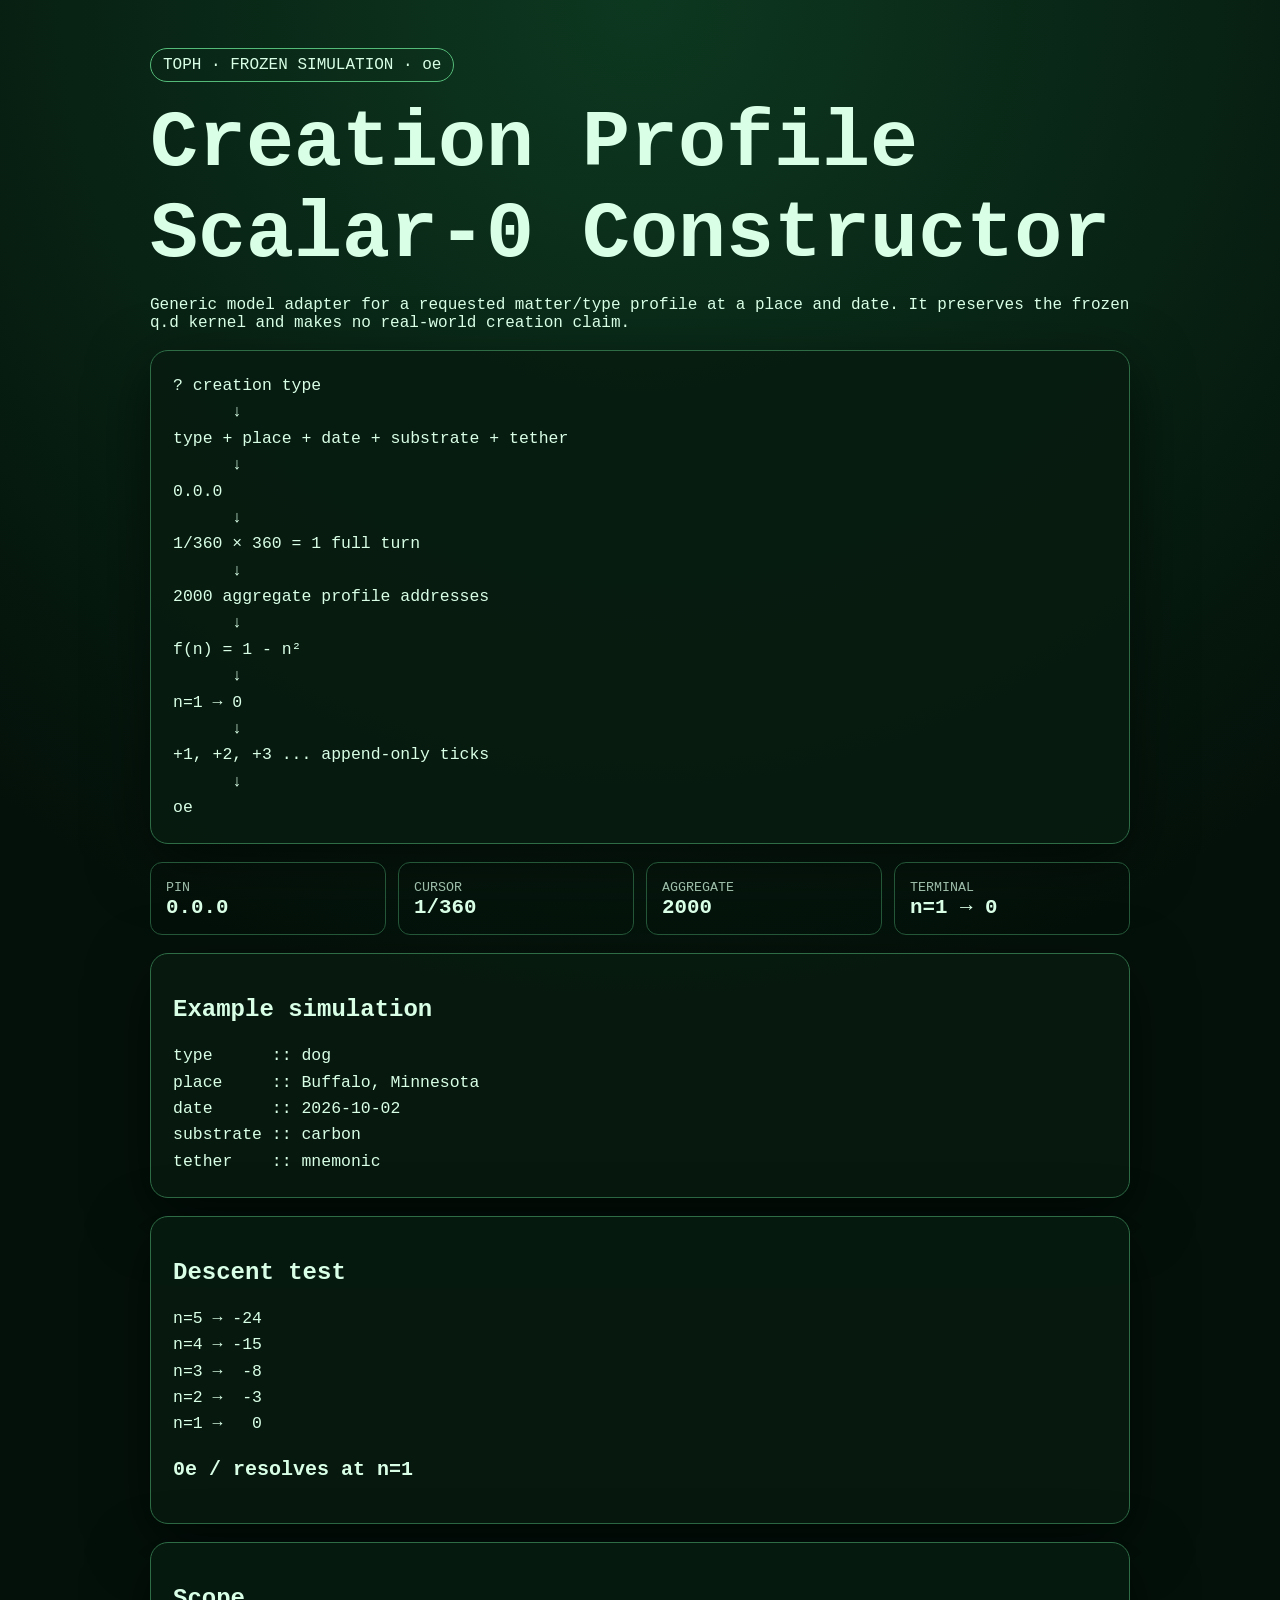
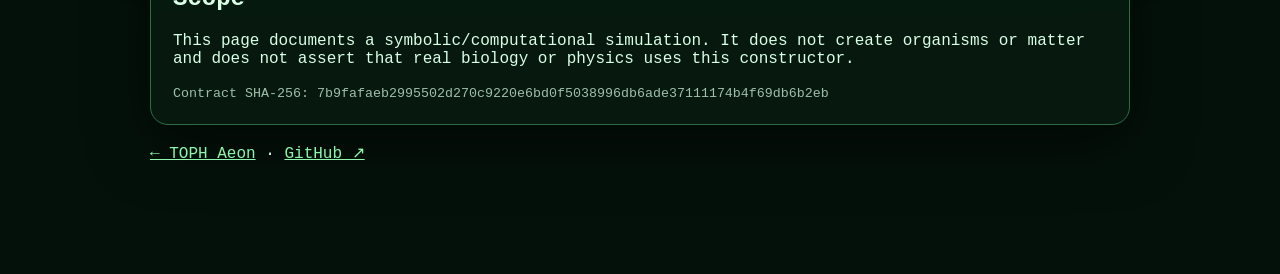
<file: docs/creation-profile-sim-v1.html>
<!doctype html>
<html lang="en">
<head>
<meta charset="utf-8">
<meta name="viewport" content="width=device-width,initial-scale=1">
<meta name="color-scheme" content="dark">
<title>TOPH · Creation Profile Simulation v1</title>
<style>
:root{font-family:ui-monospace,SFMono-Regular,Consolas,monospace;color:#d9ffe7;background:#04110a}
body{margin:0;background:radial-gradient(circle at 50% 0,#0d3820,#04110a 52%);min-height:100vh}
main{max-width:980px;margin:auto;padding:48px 22px 80px}
.card{border:1px solid #2e6c46;background:#071b10dd;border-radius:18px;padding:22px;margin:18px 0;box-shadow:0 18px 60px #0008}
h1{font-size:clamp(2rem,7vw,5rem);margin:.2em 0}.tag{display:inline-block;border:1px solid #54ba78;border-radius:999px;padding:7px 12px}
.flow{white-space:pre-wrap;line-height:1.6;font-size:1.03rem}.ok{font-weight:800;font-size:1.25rem}
a{color:#8df7ae}.grid{display:grid;grid-template-columns:repeat(auto-fit,minmax(190px,1fr));gap:12px}
.metric{padding:15px;border:1px solid #245638;border-radius:12px}.metric b{display:block;font-size:1.3rem}
small{opacity:.72}
</style>
</head>
<body><main>
<span class="tag">TOPH · FROZEN SIMULATION · oe</span>
<h1>Creation Profile<br>Scalar-0 Constructor</h1>
<p>Generic model adapter for a requested matter/type profile at a place and date. It preserves the frozen q.d kernel and makes no real-world creation claim.</p>
<section class="card"><div class="flow">? creation type
      ↓
type + place + date + substrate + tether
      ↓
0.0.0
      ↓
1/360 × 360 = 1 full turn
      ↓
2000 aggregate profile addresses
      ↓
f(n) = 1 - n²
      ↓
n=1 → 0
      ↓
+1, +2, +3 ... append-only ticks
      ↓
oe</div></section>
<section class="grid">
<div class="metric"><small>PIN</small><b>0.0.0</b></div>
<div class="metric"><small>CURSOR</small><b>1/360</b></div>
<div class="metric"><small>AGGREGATE</small><b>2000</b></div>
<div class="metric"><small>TERMINAL</small><b>n=1 → 0</b></div>
</section>
<section class="card"><h2>Example simulation</h2><div class="flow">type      :: dog
place     :: Buffalo, Minnesota
date      :: 2026-10-02
substrate :: carbon
tether    :: mnemonic</div></section>
<section class="card"><h2>Descent test</h2><div class="flow">n=5 → -24
n=4 → -15
n=3 →  -8
n=2 →  -3
n=1 →   0</div><p class="ok">0e / resolves at n=1</p></section>
<section class="card"><h2>Scope</h2><p>This page documents a symbolic/computational simulation. It does not create organisms or matter and does not assert that real biology or physics uses this constructor.</p><small>Contract SHA-256: 7b9fafaeb2995502d270c9220e6bd0f5038996db6ade37111174b4f69db6b2eb</small></section>
<p><a href="./index.html">← TOPH Aeon</a> · <a href="https://github.com/DavidWise01/qd-prim-life-ledger">GitHub ↗</a></p>
</main></body></html>
</file>
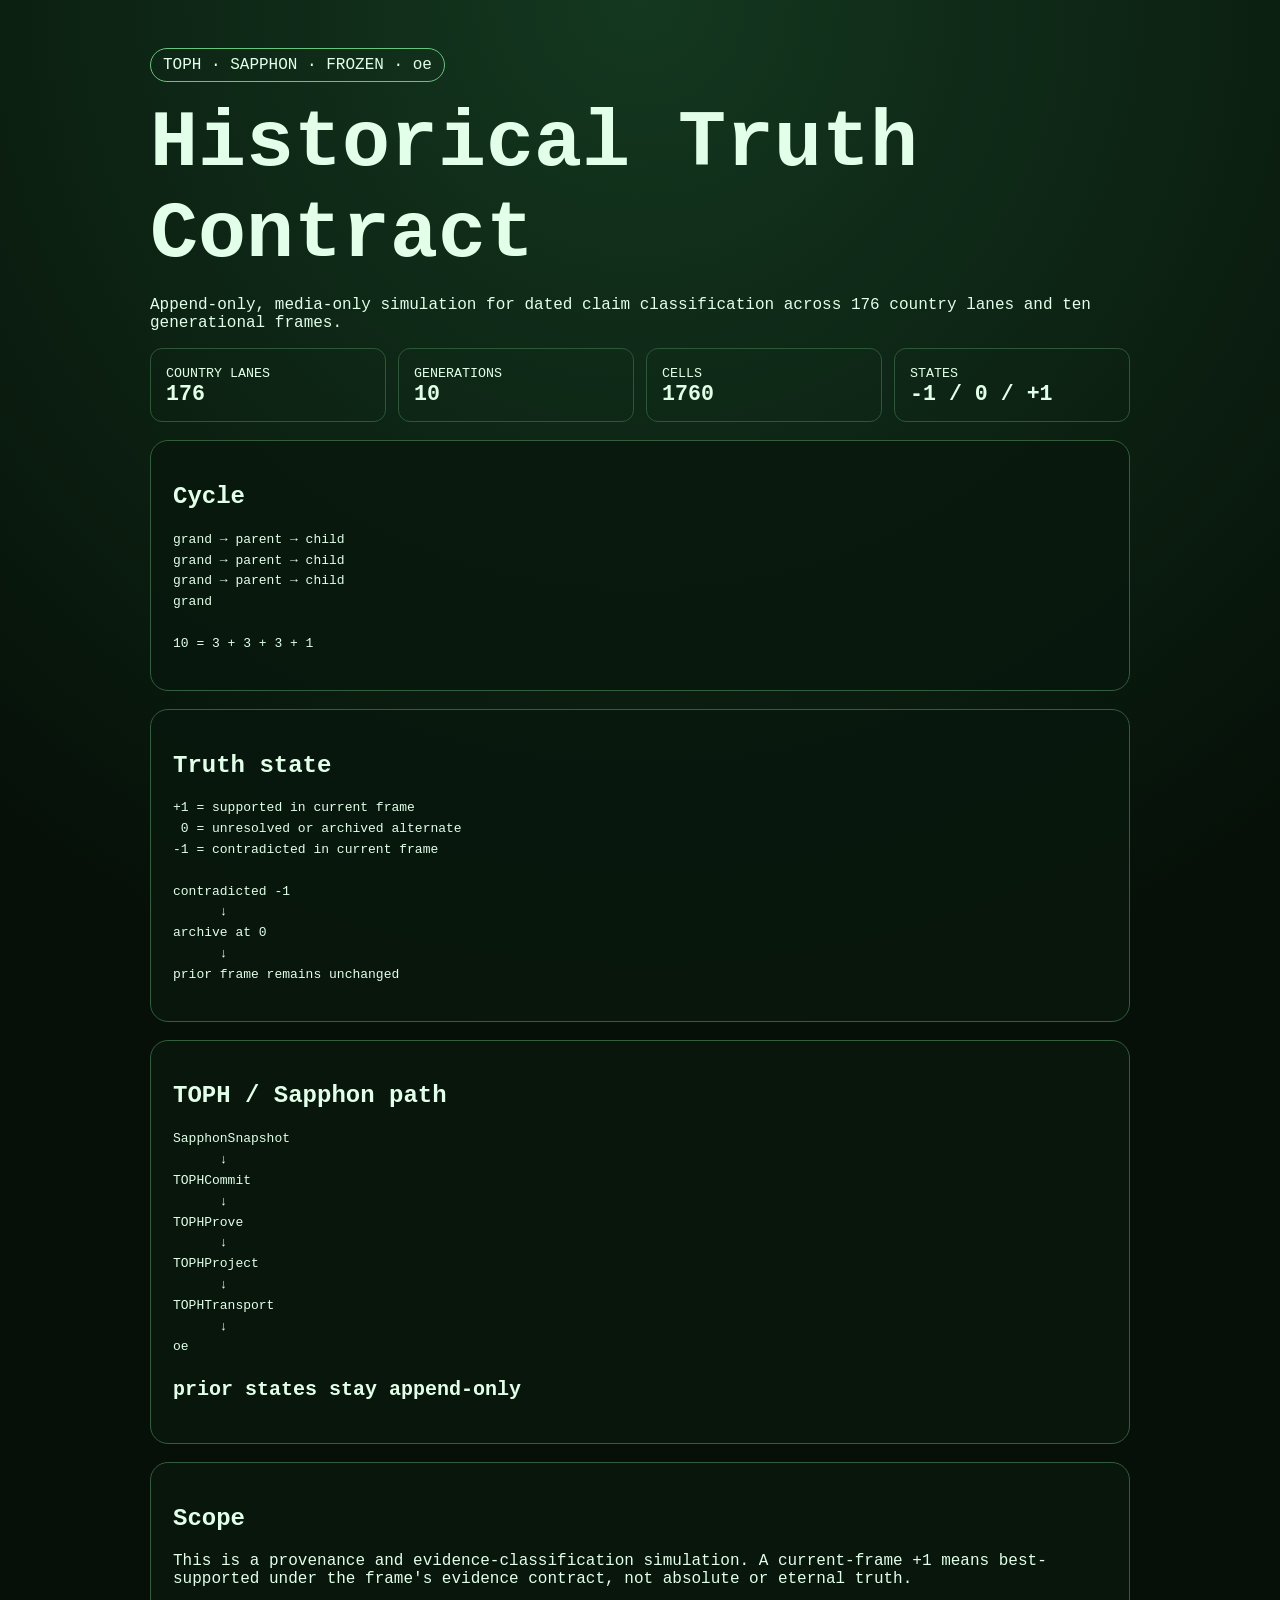
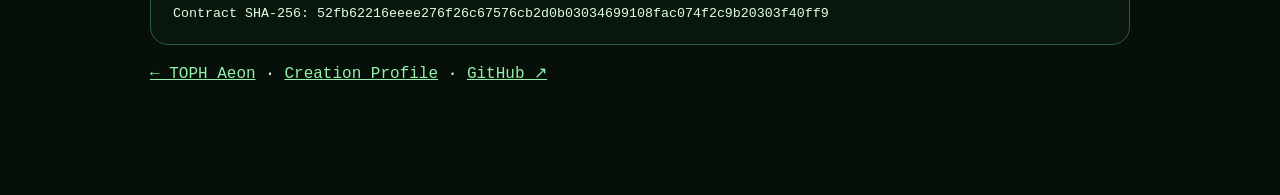
<file: docs/toph-sapphon-truth-contract-v1.html>
<!doctype html>
<html lang="en">
<head>
<meta charset="utf-8"><meta name="viewport" content="width=device-width,initial-scale=1">
<meta name="color-scheme" content="dark">
<title>TOPH · Sapphon Truth Contract v1</title>
<style>
:root{font-family:ui-monospace,SFMono-Regular,Consolas,monospace;color:#e2ffe9;background:#061008}
body{margin:0;background:radial-gradient(circle at 50% 0,#143820,#061008 55%);min-height:100vh}
main{max-width:980px;margin:auto;padding:48px 22px 80px}
.card{border:1px solid #315e3c;background:#09180ddd;border-radius:18px;padding:22px;margin:18px 0}
h1{font-size:clamp(2.2rem,7vw,5rem);margin:.2em 0}.tag{border:1px solid #65c47e;border-radius:999px;padding:7px 12px;display:inline-block}
pre{white-space:pre-wrap;line-height:1.6}.grid{display:grid;grid-template-columns:repeat(auto-fit,minmax(190px,1fr));gap:12px}
.metric{padding:15px;border:1px solid #2c5738;border-radius:12px}.metric b{display:block;font-size:1.35rem}
a{color:#96efac}.ok{font-size:1.25rem;font-weight:800}
</style>
</head>
<body><main>
<span class="tag">TOPH · SAPPHON · FROZEN · oe</span>
<h1>Historical Truth<br>Contract</h1>
<p>Append-only, media-only simulation for dated claim classification across 176 country lanes and ten generational frames.</p>

<section class="grid">
<div class="metric"><small>COUNTRY LANES</small><b>176</b></div>
<div class="metric"><small>GENERATIONS</small><b>10</b></div>
<div class="metric"><small>CELLS</small><b>1760</b></div>
<div class="metric"><small>STATES</small><b>-1 / 0 / +1</b></div>
</section>

<section class="card"><h2>Cycle</h2><pre>grand → parent → child
grand → parent → child
grand → parent → child
grand

10 = 3 + 3 + 3 + 1</pre></section>

<section class="card"><h2>Truth state</h2><pre>+1 = supported in current frame
 0 = unresolved or archived alternate
-1 = contradicted in current frame

contradicted -1
      ↓
archive at 0
      ↓
prior frame remains unchanged</pre></section>

<section class="card"><h2>TOPH / Sapphon path</h2><pre>SapphonSnapshot
      ↓
TOPHCommit
      ↓
TOPHProve
      ↓
TOPHProject
      ↓
TOPHTransport
      ↓
oe</pre><p class="ok">prior states stay append-only</p></section>

<section class="card"><h2>Scope</h2><p>This is a provenance and evidence-classification simulation. A current-frame +1 means best-supported under the frame's evidence contract, not absolute or eternal truth.</p><small>Contract SHA-256: 52fb62216eeee276f26c67576cb2d0b03034699108fac074f2c9b20303f40ff9</small></section>
<p><a href="./index.html">← TOPH Aeon</a> · <a href="./creation-profile-sim-v1.html">Creation Profile</a> · <a href="https://github.com/DavidWise01/qd-prim-life-ledger">GitHub ↗</a></p>
</main></body></html>
</file>
